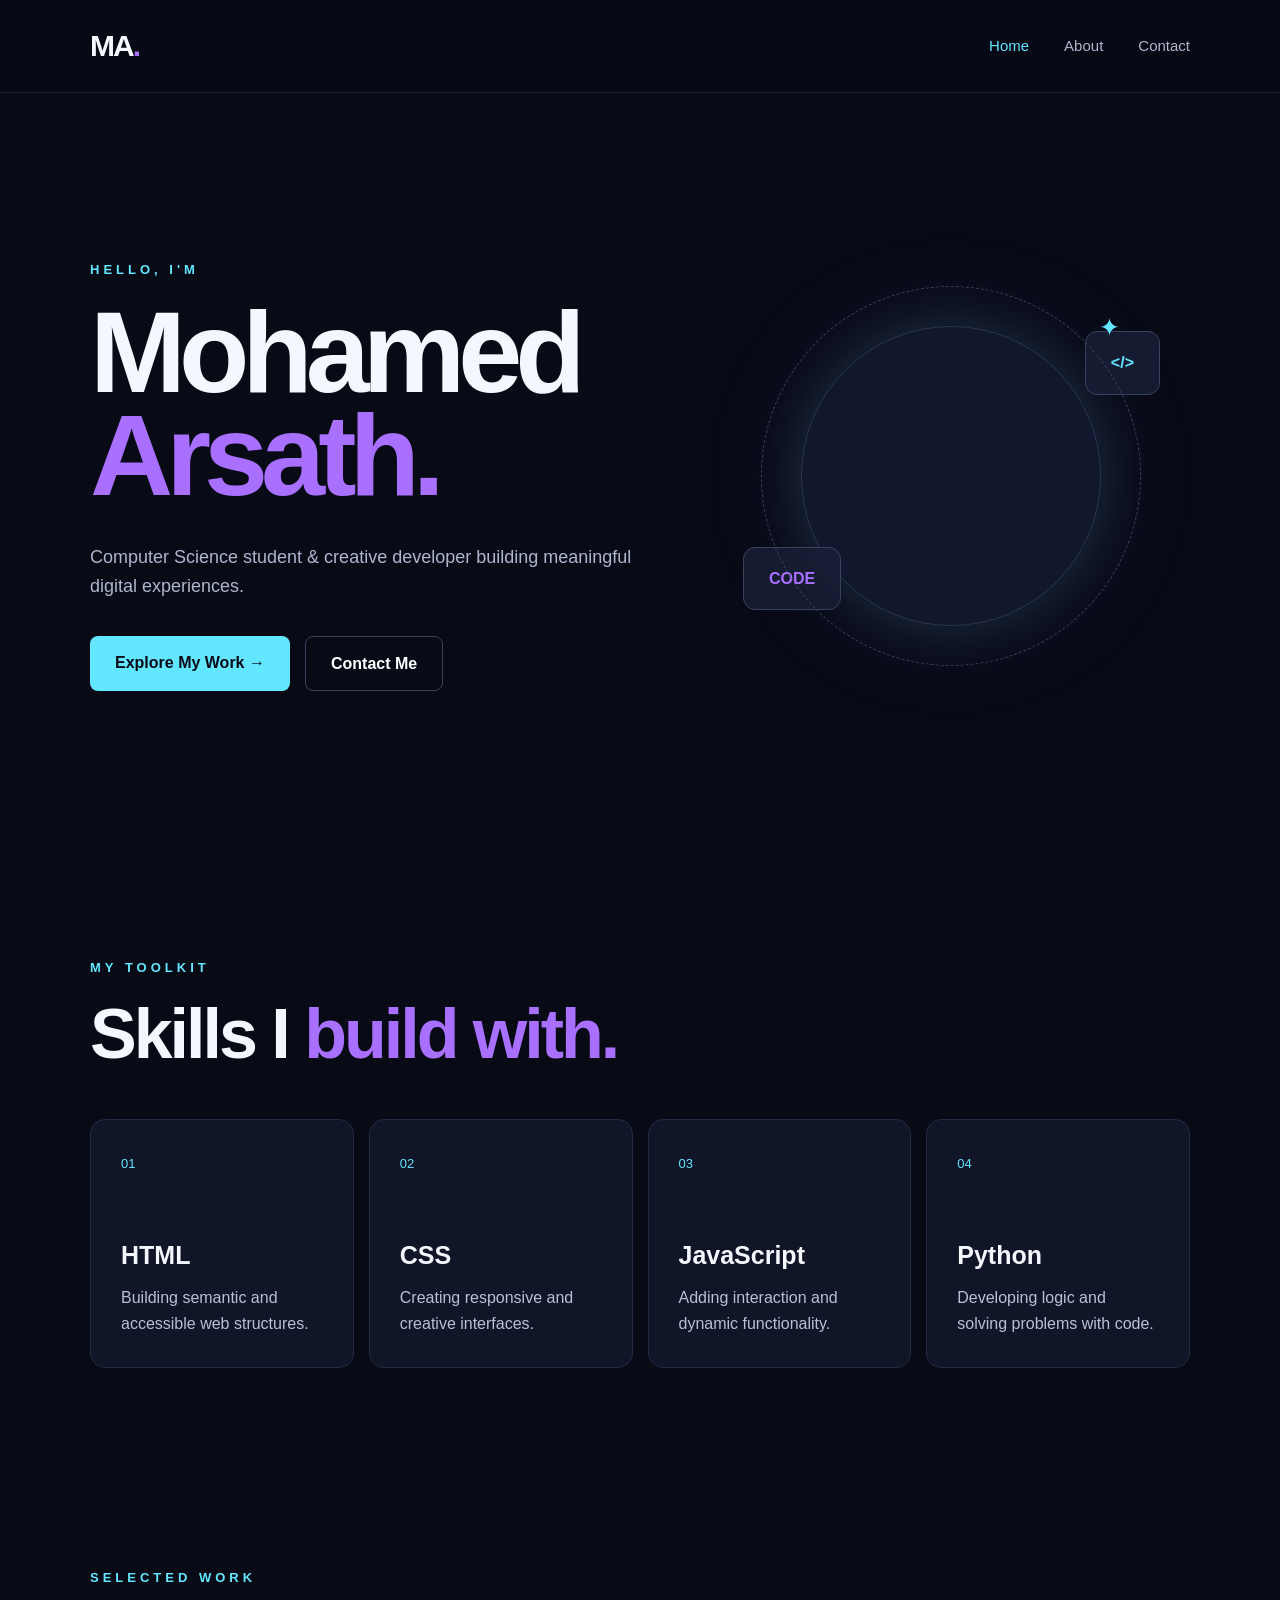
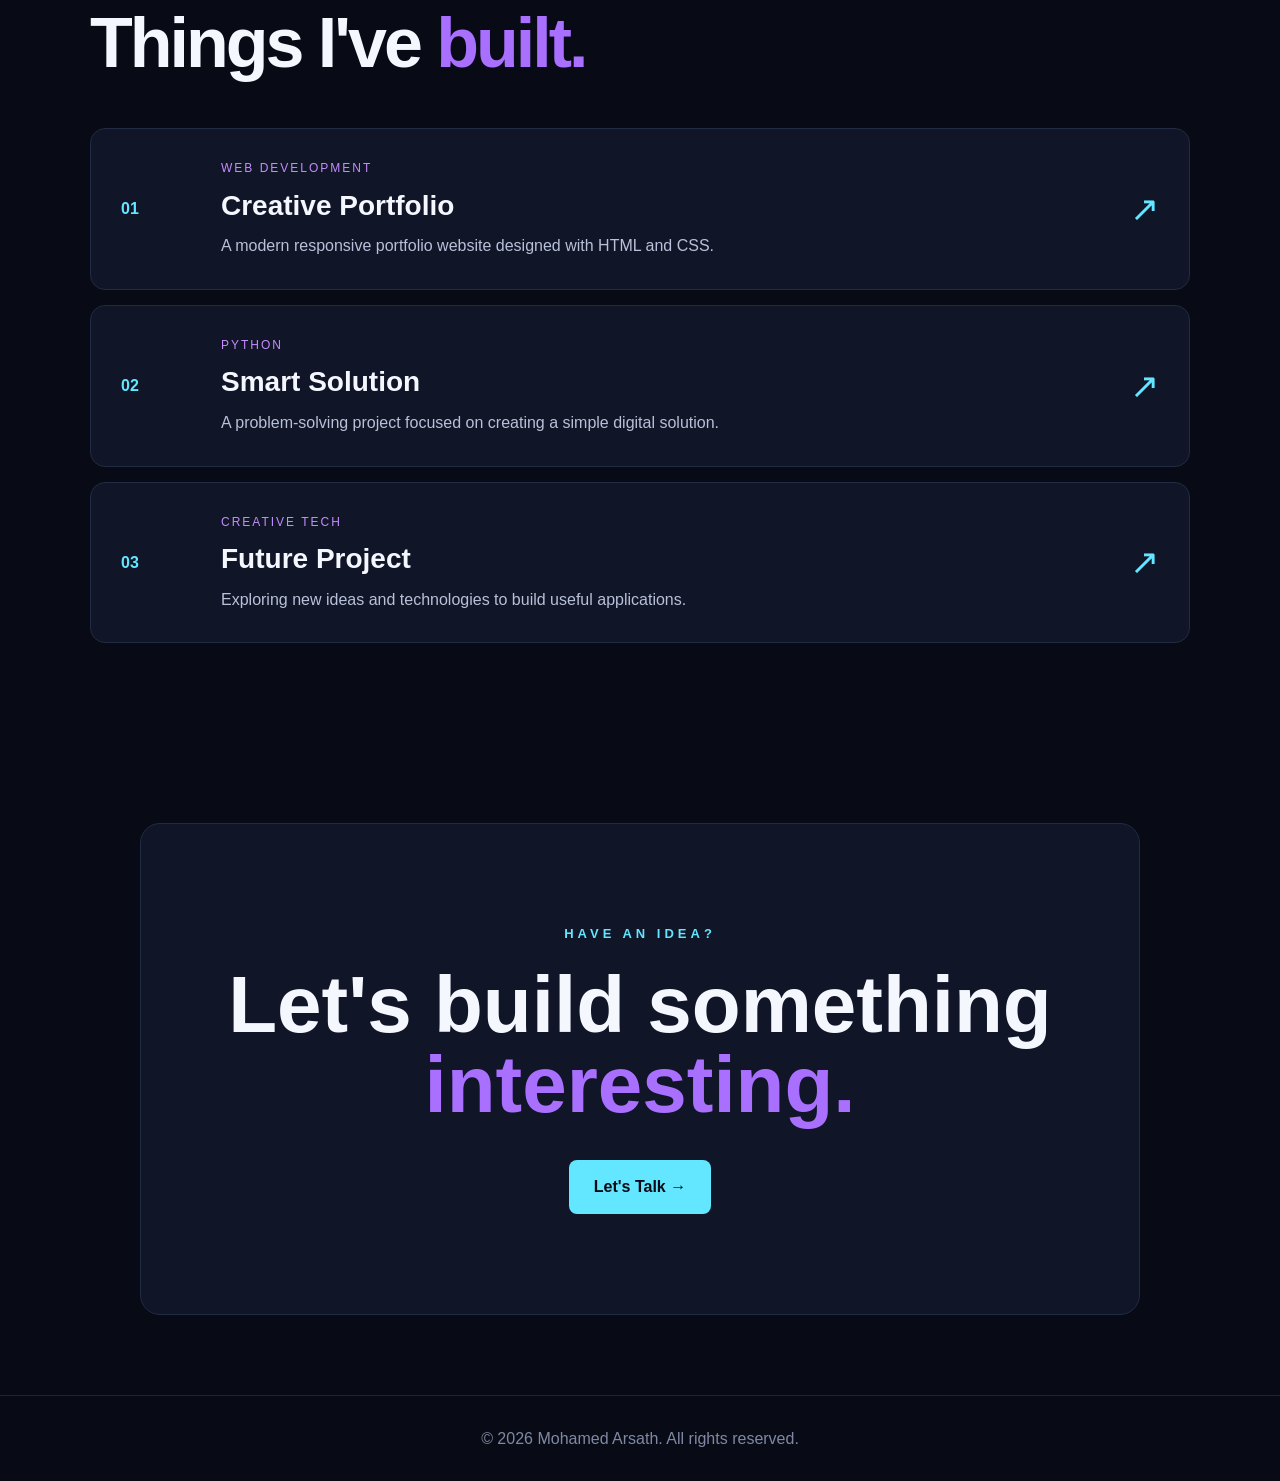
<file: index.html>
<!DOCTYPE html>
<html lang="en">

<head>
    <meta charset="UTF-8">

    <meta name="viewport" content="width=device-width, initial-scale=1.0">

    <meta name="description"
        content="Mohamed Arsath - Computer Science student and creative developer portfolio.">

    <meta name="author" content="Mohamed Arsath">

    <title>Mohamed Arsath | Creative Developer</title>

    <link rel="stylesheet" href="style.css">
</head>

<body>

    <header class="site-header">

        <nav class="navbar" aria-label="Main navigation">

            <a href="index.html" class="logo" aria-label="Mohamed Arsath Home">
                MA<span>.</span>
            </a>

            <ul class="nav-links">
                <li><a href="index.html" aria-current="page">Home</a></li>
                <li><a href="about.html">About</a></li>
                <li><a href="contact.html">Contact</a></li>
            </ul>

        </nav>

    </header>


    <main>

        <!-- Hero Section -->

        <section class="hero" aria-labelledby="hero-title">

            <div class="hero-content">

                <p class="eyebrow">HELLO, I'M</p>

                <h1 id="hero-title">
                    Mohamed<br>
                    <span>Arsath.</span>
                </h1>

                <p class="hero-description">
                    Computer Science student & creative developer
                    building meaningful digital experiences.
                </p>

                <div class="hero-buttons">

                    <a href="#projects" class="btn btn-primary">
                        Explore My Work →
                    </a>

                    <a href="contact.html" class="btn btn-outline">
                        Contact Me
                    </a>

                </div>

            </div>


            <div class="hero-visual" aria-hidden="true">

                <div class="glow-circle"></div>

                <div class="floating-card card-one">
                    &lt;/&gt;
                </div>

                <div class="floating-card card-two">
                    CODE
                </div>

                <div class="orbit">
                    <span>✦</span>
                </div>

            </div>

        </section>


        <!-- Skills Section -->

        <section class="section" aria-labelledby="skills-title">

            <div class="section-heading">

                <p class="eyebrow">MY TOOLKIT</p>

                <h2 id="skills-title">
                    Skills I <span>build with.</span>
                </h2>

            </div>


            <div class="skills-grid">

                <article class="skill-card">
                    <span class="skill-number">01</span>
                    <h3>HTML</h3>
                    <p>Building semantic and accessible web structures.</p>
                </article>

                <article class="skill-card">
                    <span class="skill-number">02</span>
                    <h3>CSS</h3>
                    <p>Creating responsive and creative interfaces.</p>
                </article>

                <article class="skill-card">
                    <span class="skill-number">03</span>
                    <h3>JavaScript</h3>
                    <p>Adding interaction and dynamic functionality.</p>
                </article>

                <article class="skill-card">
                    <span class="skill-number">04</span>
                    <h3>Python</h3>
                    <p>Developing logic and solving problems with code.</p>
                </article>

            </div>

        </section>


        <!-- Projects Section -->

        <section class="section projects-section"
            id="projects"
            aria-labelledby="projects-title">

            <div class="section-heading">

                <p class="eyebrow">SELECTED WORK</p>

                <h2 id="projects-title">
                    Things I've <span>built.</span>
                </h2>

            </div>


            <div class="project-list">

                <article class="project-card">

                    <div class="project-number">
                        01
                    </div>

                    <div class="project-content">

                        <p>WEB DEVELOPMENT</p>

                        <h3>Creative Portfolio</h3>

                        <span>
                            A modern responsive portfolio website
                            designed with HTML and CSS.
                        </span>

                    </div>

                    <div class="project-arrow">
                        ↗
                    </div>

                </article>


                <article class="project-card">

                    <div class="project-number">
                        02
                    </div>

                    <div class="project-content">

                        <p>PYTHON</p>

                        <h3>Smart Solution</h3>

                        <span>
                            A problem-solving project focused on
                            creating a simple digital solution.
                        </span>

                    </div>

                    <div class="project-arrow">
                        ↗
                    </div>

                </article>


                <article class="project-card">

                    <div class="project-number">
                        03
                    </div>

                    <div class="project-content">

                        <p>CREATIVE TECH</p>

                        <h3>Future Project</h3>

                        <span>
                            Exploring new ideas and technologies
                            to build useful applications.
                        </span>

                    </div>

                    <div class="project-arrow">
                        ↗
                    </div>

                </article>

            </div>

        </section>


        <!-- Call To Action -->

        <section class="cta" aria-labelledby="cta-title">

            <p class="eyebrow">HAVE AN IDEA?</p>

            <h2 id="cta-title">
                Let's build something<br>
                <span>interesting.</span>
            </h2>

            <a href="contact.html" class="btn btn-primary">
                Let's Talk →
            </a>

        </section>

    </main>


    <footer class="site-footer">

        <p>
            © 2026 Mohamed Arsath. All rights reserved.
        </p>

    </footer>

</body>

</html>
</file>
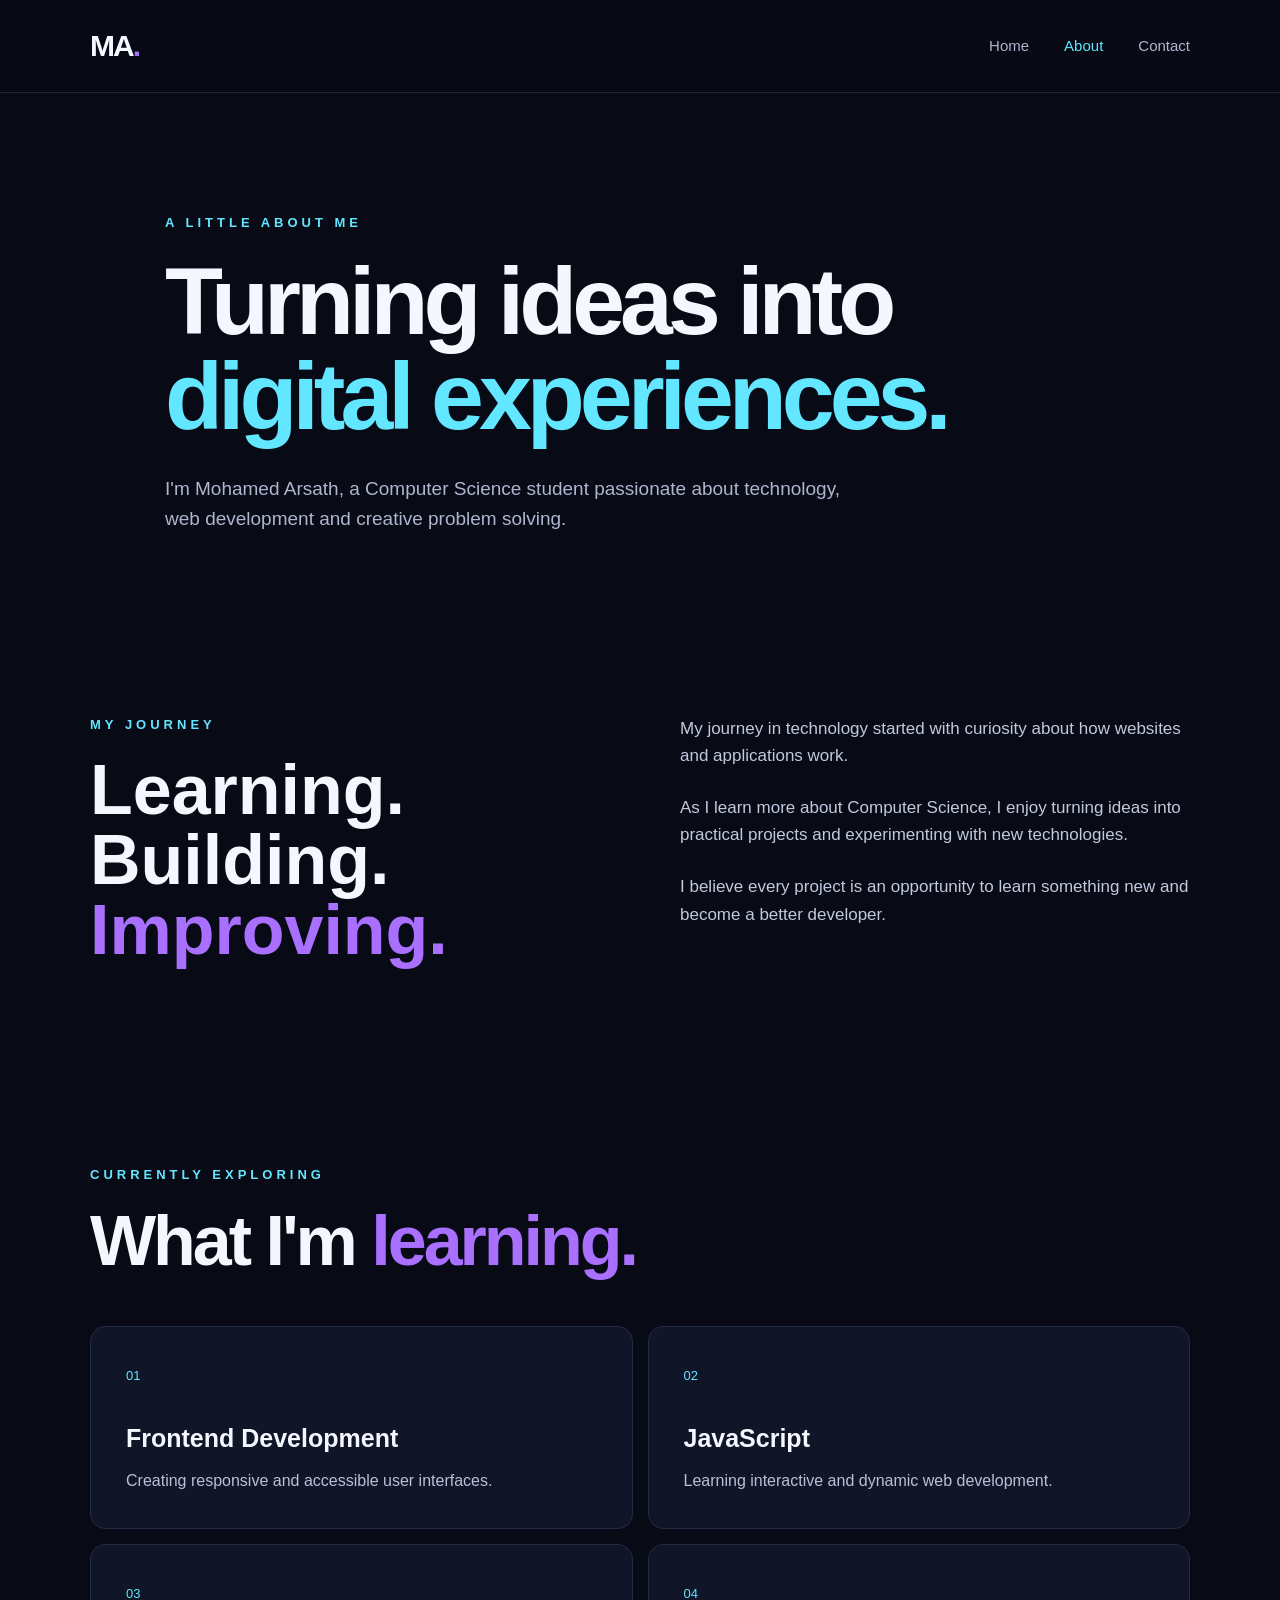
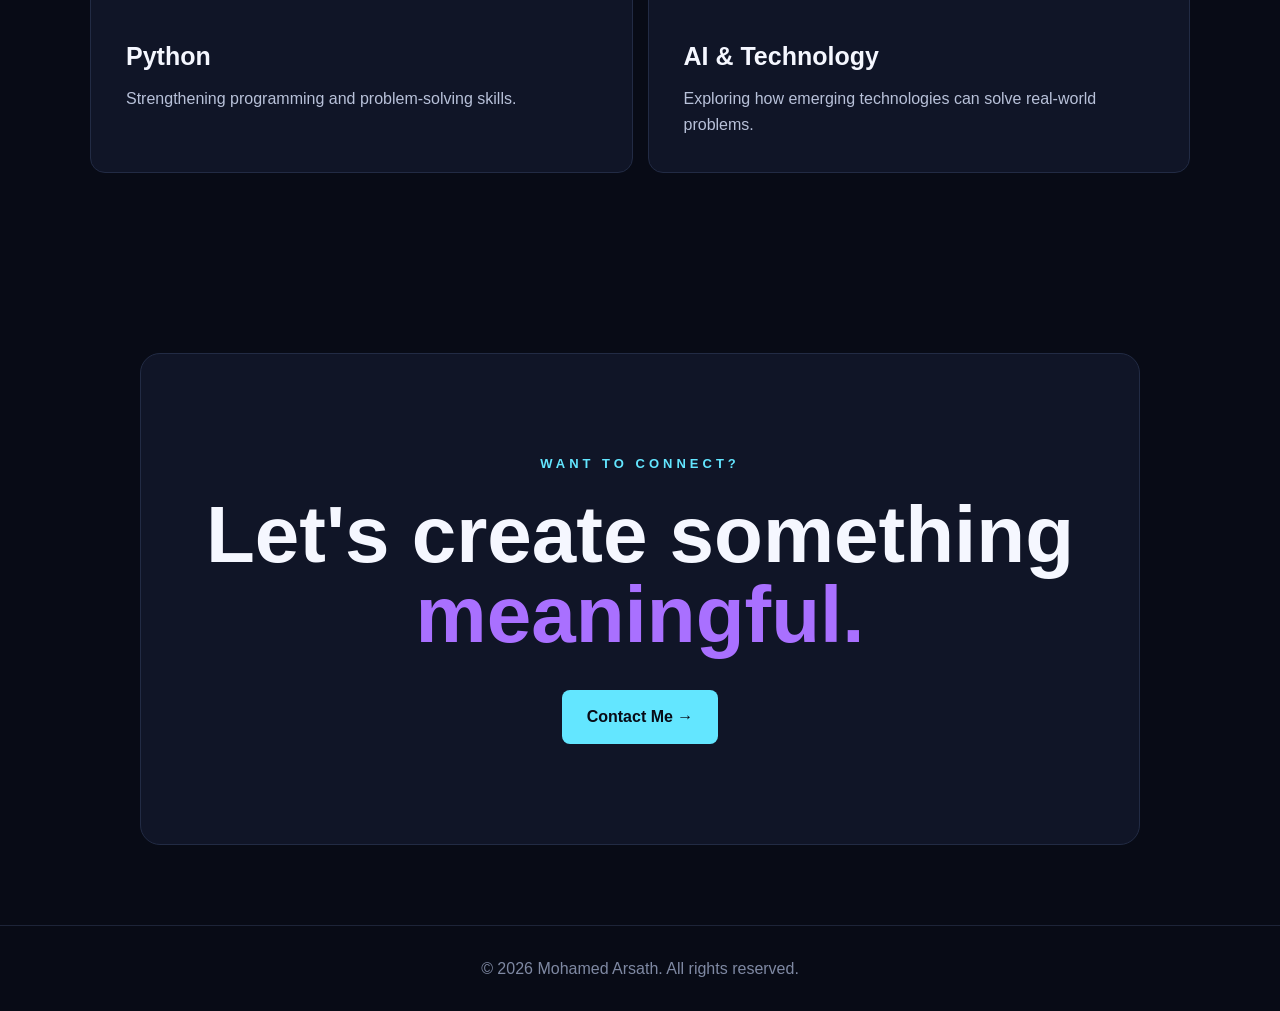
<file: about.html>
<!DOCTYPE html>
<html lang="en">

<head>

    <meta charset="UTF-8">

    <meta name="viewport"
        content="width=device-width, initial-scale=1.0">

    <meta name="description"
        content="Learn about Mohamed Arsath, his journey, interests and technical skills.">

    <meta name="author"
        content="Mohamed Arsath">

    <title>About | Mohamed Arsath</title>

    <link rel="stylesheet" href="style.css">

</head>

<body>

    <header class="site-header">

        <nav class="navbar"
            aria-label="Main navigation">

            <a href="index.html"
                class="logo"
                aria-label="Mohamed Arsath Home">
                MA<span>.</span>
            </a>

            <ul class="nav-links">

                <li>
                    <a href="index.html">
                        Home
                    </a>
                </li>

                <li>
                    <a href="about.html"
                        aria-current="page">
                        About
                    </a>
                </li>

                <li>
                    <a href="contact.html">
                        Contact
                    </a>
                </li>

            </ul>

        </nav>

    </header>


    <main>

        <section class="page-hero"
            aria-labelledby="about-title">

            <p class="eyebrow">
                A LITTLE ABOUT ME
            </p>

            <h1 id="about-title">
                Turning ideas into
                <span>digital experiences.</span>
            </h1>

            <p>
                I'm Mohamed Arsath, a Computer Science student
                passionate about technology, web development
                and creative problem solving.
            </p>

        </section>


        <section class="section"
            aria-labelledby="journey-title">

            <div class="about-grid">

                <div>

                    <p class="eyebrow">
                        MY JOURNEY
                    </p>

                    <h2 id="journey-title">
                        Learning.<br>
                        Building.<br>
                        <span>Improving.</span>
                    </h2>

                </div>


                <div class="about-text">

                    <p>
                        My journey in technology started with
                        curiosity about how websites and
                        applications work.
                    </p>

                    <p>
                        As I learn more about Computer Science,
                        I enjoy turning ideas into practical
                        projects and experimenting with new
                        technologies.
                    </p>

                    <p>
                        I believe every project is an opportunity
                        to learn something new and become a better
                        developer.
                    </p>

                </div>

            </div>

        </section>


        <section class="section"
            aria-labelledby="exploring-title">

            <div class="section-heading">

                <p class="eyebrow">
                    CURRENTLY EXPLORING
                </p>

                <h2 id="exploring-title">
                    What I'm <span>learning.</span>
                </h2>

            </div>


            <div class="explore-grid">

                <article class="explore-card">
                    <span>01</span>
                    <h3>Frontend Development</h3>
                    <p>
                        Creating responsive and accessible
                        user interfaces.
                    </p>
                </article>


                <article class="explore-card">
                    <span>02</span>
                    <h3>JavaScript</h3>
                    <p>
                        Learning interactive and dynamic
                        web development.
                    </p>
                </article>


                <article class="explore-card">
                    <span>03</span>
                    <h3>Python</h3>
                    <p>
                        Strengthening programming and
                        problem-solving skills.
                    </p>
                </article>


                <article class="explore-card">
                    <span>04</span>
                    <h3>AI & Technology</h3>
                    <p>
                        Exploring how emerging technologies
                        can solve real-world problems.
                    </p>
                </article>

            </div>

        </section>


        <section class="cta"
            aria-labelledby="about-cta">

            <p class="eyebrow">
                WANT TO CONNECT?
            </p>

            <h2 id="about-cta">
                Let's create something
                <span>meaningful.</span>
            </h2>

            <a href="contact.html"
                class="btn btn-primary">
                Contact Me →
            </a>

        </section>

    </main>


    <footer class="site-footer">

        <p>
            © 2026 Mohamed Arsath. All rights reserved.
        </p>

    </footer>

</body>

</html>
</file>
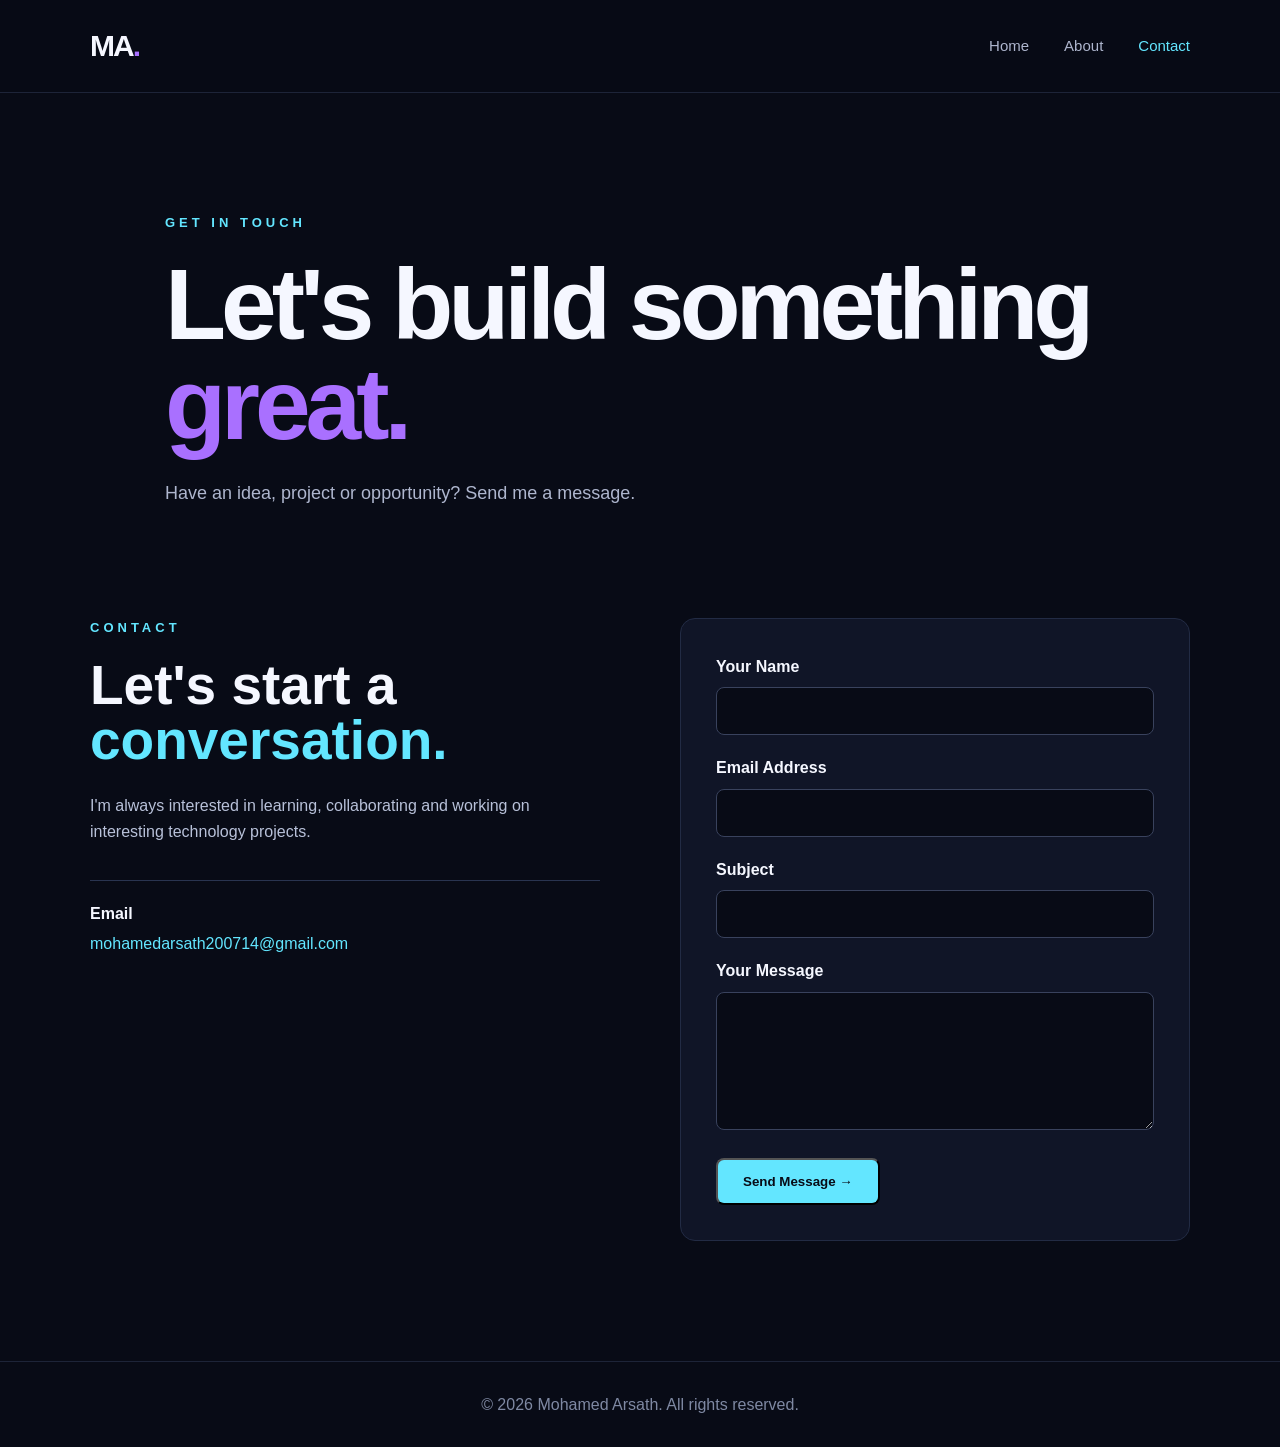
<file: contact.html>
<!DOCTYPE html>
<html lang="en">

<head>

    <meta charset="UTF-8">

    <meta name="viewport"
        content="width=device-width, initial-scale=1.0">

    <meta name="description"
        content="Contact Mohamed Arsath for projects, collaboration and opportunities.">

    <meta name="author"
        content="Mohamed Arsath">

    <title>Contact | Mohamed Arsath</title>

    <link rel="stylesheet" href="style.css">

</head>

<body>

    <header class="site-header">

        <nav class="navbar"
            aria-label="Main navigation">

            <a href="index.html"
                class="logo"
                aria-label="Mohamed Arsath Home">
                MA<span>.</span>
            </a>

            <ul class="nav-links">

                <li>
                    <a href="index.html">
                        Home
                    </a>
                </li>

                <li>
                    <a href="about.html">
                        About
                    </a>
                </li>

                <li>
                    <a href="contact.html"
                        aria-current="page">
                        Contact
                    </a>
                </li>

            </ul>

        </nav>

    </header>


    <main>

        <section class="contact-hero"
            aria-labelledby="contact-title">

            <p class="eyebrow">
                GET IN TOUCH
            </p>

            <h1 id="contact-title">
                Let's build something
                <span>great.</span>
            </h1>

            <p>
                Have an idea, project or opportunity?
                Send me a message.
            </p>

        </section>


        <section class="contact-section">

            <div class="contact-info">

                <p class="eyebrow">
                    CONTACT
                </p>

                <h2>
                    Let's start a
                    <span>conversation.</span>
                </h2>

                <p>
                    I'm always interested in learning,
                    collaborating and working on interesting
                    technology projects.
                </p>

                <div class="contact-detail">

                    <strong>Email</strong>

                    <a href="mailto:mohamedarsath200714@gmail.com">
                        mohamedarsath200714@gmail.com
                    </a>

                </div>

            </div>


            <div class="contact-form-container">

                <form
                    id="contactForm"
                    class="contact-form"
                    action="#"
                    method="post"
                    aria-label="Contact form">

                    <div class="form-group">

                        <label for="name">
                            Your Name
                        </label>

                        <input
                            type="text"
                            id="name"
                            name="name"
                            autocomplete="name"
                            required
                            aria-required="true">

                    </div>


                    <div class="form-group">

                        <label for="email">
                            Email Address
                        </label>

                        <input
                            type="email"
                            id="email"
                            name="email"
                            autocomplete="email"
                            required
                            aria-required="true">

                    </div>


                    <div class="form-group">

                        <label for="subject">
                            Subject
                        </label>

                        <input
                            type="text"
                            id="subject"
                            name="subject"
                            required
                            aria-required="true">

                    </div>


                    <div class="form-group">

                        <label for="message">
                            Your Message
                        </label>

                        <textarea
                            id="message"
                            name="message"
                            rows="6"
                            required
                            aria-required="true"></textarea>

                    </div>


                    <button
                        type="submit"
                        class="btn btn-primary">

                        Send Message →

                    </button>
                    <p  id="successMessage"
                        role="status"
                        aria-live="polite"
                        hidden>
                            ✓ Message sent successfully!
                            Thank you for contacting Mohamed Arsath.
                    </p>

                </form>

            </div>

        </section>

    </main>


    <footer class="site-footer">

        <p>
            © 2026 Mohamed Arsath. All rights reserved.
        </p>

    </footer>
    <script>
    const contactForm = document.getElementById("contactForm");
    const successMessage = document.getElementById("successMessage");

    contactForm.addEventListener("submit", function (event) {
        event.preventDefault();

        successMessage.hidden = false;

        contactForm.reset();
    });
</script>

</body>

</html>
</file>
<file: style.css>
/* ================================
   GLOBAL
================================ */

* {
    box-sizing: border-box;
    margin: 0;
    padding: 0;
}

html {
    scroll-behavior: smooth;
}

body {
    font-family: Arial, Helvetica, sans-serif;
    background: #080b16;
    color: #f5f7ff;
    line-height: 1.6;
}

a {
    color: inherit;
    text-decoration: none;
}

ul {
    list-style: none;
}

span {
    color: #63e6ff;
}


/* ================================
   HEADER
================================ */

.site-header {
    position: sticky;
    top: 0;
    z-index: 1000;
    background: rgba(8, 11, 22, 0.9);
    backdrop-filter: blur(15px);
    border-bottom: 1px solid #1d2438;
}

.navbar {
    max-width: 1150px;
    margin: auto;
    padding: 22px 25px;

    display: flex;
    align-items: center;
    justify-content: space-between;
}

.logo {
    font-size: 30px;
    font-weight: 800;
    letter-spacing: -2px;
}

.logo span {
    color: #a970ff;
}

.nav-links {
    display: flex;
    gap: 35px;
}

.nav-links a {
    color: #aeb6ce;
    font-size: 15px;
    transition: 0.3s;
}

.nav-links a:hover,
.nav-links a[aria-current="page"] {
    color: #63e6ff;
}


/* ================================
   HERO
================================ */

.hero {
    max-width: 1150px;
    min-height: 85vh;
    margin: auto;
    padding: 100px 25px;

    display: grid;
    grid-template-columns: 1.2fr 1fr;
    align-items: center;
    gap: 50px;
}

.eyebrow {
    color: #63e6ff;
    font-size: 13px;
    font-weight: 700;
    letter-spacing: 4px;
    margin-bottom: 20px;
}

.hero h1 {
    font-size: clamp(60px, 9vw, 120px);
    line-height: 0.9;
    letter-spacing: -7px;
    margin-bottom: 35px;
}

.hero h1 span {
    color: #a970ff;
}

.hero-description {
    max-width: 550px;
    color: #aeb6ce;
    font-size: 18px;
    margin-bottom: 35px;
}

.hero-buttons {
    display: flex;
    gap: 15px;
    flex-wrap: wrap;
}


/* ================================
   BUTTONS
================================ */

.btn {
    display: inline-block;
    padding: 14px 25px;
    border-radius: 8px;
    font-weight: 700;
    transition: 0.3s;
}

.btn-primary {
    background: #63e6ff;
    color: #080b16;
}

.btn-primary:hover {
    transform: translateY(-3px);
    box-shadow: 0 10px 30px rgba(99, 230, 255, 0.25);
}

.btn-outline {
    border: 1px solid #39425d;
    color: #ffffff;
}

.btn-outline:hover {
    border-color: #63e6ff;
    color: #63e6ff;
}


/* ================================
   HERO VISUAL
================================ */

.hero-visual {
    position: relative;
    min-height: 430px;

    display: flex;
    align-items: center;
    justify-content: center;
}

.glow-circle {
    width: 300px;
    height: 300px;
    border-radius: 50%;

    background: #11182d;
    border: 1px solid #293450;

    box-shadow:
        0 0 60px rgba(99, 230, 255, 0.15),
        0 0 120px rgba(169, 112, 255, 0.1);
}

.floating-card {
    position: absolute;

    padding: 18px 25px;

    background: rgba(25, 32, 55, 0.8);
    border: 1px solid #39425d;
    border-radius: 12px;

    backdrop-filter: blur(10px);

    font-weight: 800;
}

.card-one {
    top: 70px;
    right: 30px;
    color: #63e6ff;
}

.card-two {
    bottom: 80px;
    left: 30px;
    color: #a970ff;
}

.orbit {
    position: absolute;
    width: 380px;
    height: 380px;
    border: 1px dashed #39425d;
    border-radius: 50%;
}

.orbit span {
    position: absolute;
    right: 20px;
    top: 20px;
    font-size: 25px;
}


/* ================================
   SECTIONS
================================ */

.section {
    max-width: 1150px;
    margin: auto;
    padding: 100px 25px;
}

.section-heading {
    margin-bottom: 50px;
}

.section-heading h2 {
    font-size: clamp(40px, 6vw, 70px);
    line-height: 1;
    letter-spacing: -3px;
}

.section-heading h2 span {
    color: #a970ff;
}


/* ================================
   SKILLS
================================ */

.skills-grid {
    display: grid;
    grid-template-columns: repeat(4, 1fr);
    gap: 15px;
}

.skill-card {
    padding: 30px;
    min-height: 220px;

    background: #101527;
    border: 1px solid #222b44;
    border-radius: 15px;

    transition: 0.3s;
}

.skill-card:hover {
    transform: translateY(-8px);
    border-color: #63e6ff;
}

.skill-number {
    color: #63e6ff;
    font-size: 13px;
}

.skill-card h3 {
    margin-top: 60px;
    margin-bottom: 10px;
    font-size: 25px;
}

.skill-card p {
    color: #b8c1d9;
}


/* ================================
   PROJECTS
================================ */

.project-list {
    display: flex;
    flex-direction: column;
    gap: 15px;
}

.project-card {
    display: grid;
    grid-template-columns: 100px 1fr 80px;
    align-items: center;

    padding: 30px;

    background: #101527;
    border: 1px solid #222b44;
    border-radius: 15px;

    transition: 0.3s;
}

.project-card:hover {
    transform: translateX(8px);
    border-color: #a970ff;
}

.project-number {
    color: #63e6ff;
    font-weight: 800;
}

.project-content p {
    color:  #c58cff;
    font-size: 12px;
    letter-spacing: 2px;
    margin-bottom: 5px;
}

.project-content h3 {
    font-size: 28px;
    margin-bottom: 5px;
}

.project-content span {
    color:  #b8c1d9;
}

.project-arrow {
    font-size: 35px;
    text-align: right;
    color: #63e6ff;
}


/* ================================
   CTA
================================ */

.cta {
    max-width: 1000px;
    margin: 80px auto;
    padding: 100px 30px;

    text-align: center;

    background: #101527;
    border: 1px solid #222b44;
    border-radius: 20px;
}

.cta h2 {
    font-size: clamp(45px, 7vw, 80px);
    line-height: 1;
    margin-bottom: 35px;
}

.cta h2 span {
    color: #a970ff;
}


/* ================================
   ABOUT PAGE
================================ */

.page-hero {
    max-width: 1000px;
    margin: auto;
    padding: 120px 25px 80px;
}

.page-hero h1 {
    font-size: clamp(50px, 8vw, 95px);
    line-height: 1;
    letter-spacing: -5px;
    margin-bottom: 30px;
}

.page-hero p:last-child {
    max-width: 700px;
    color: #aeb6ce;
    font-size: 19px;
}

.about-grid {
    display: grid;
    grid-template-columns: 1fr 1fr;
    gap: 80px;
}

.about-grid h2 {
    font-size: clamp(45px, 6vw, 70px);
    line-height: 1;
}

.about-grid h2 span {
    color: #a970ff;
}

.about-text {
    color:  #c1c9dd;
    font-size: 17px;
}

.about-text p {
    margin-bottom: 25px;
}

.explore-grid {
    display: grid;
    grid-template-columns: repeat(2, 1fr);
    gap: 15px;
}

.explore-card {
    padding: 35px;
    background: #101527;
    border: 1px solid #222b44;
    border-radius: 15px;
    transition: 0.3s;
}

.explore-card:hover {
    border-color: #63e6ff;
    transform: translateY(-5px);
}

.explore-card span {
    font-size: 13px;
}

.explore-card h3 {
    margin: 30px 0 10px;
    font-size: 25px;
}

.explore-card p {
    color:  #b8c1d9;
}


/* ================================
   CONTACT
================================ */

.contact-hero {
    max-width: 1000px;
    margin: auto;
    padding: 120px 25px 60px;
}

.contact-hero h1 {
    font-size: clamp(55px, 8vw, 100px);
    line-height: 1;
    letter-spacing: -5px;
    margin-bottom: 25px;
}

.contact-hero h1 span {
    color: #a970ff;
}

.contact-hero p:last-child {
    color: #aeb6ce;
    font-size: 18px;
}

.contact-section {
    max-width: 1150px;
    margin: auto;
    padding: 50px 25px 120px;

    display: grid;
    grid-template-columns: 1fr 1fr;
    gap: 80px;
}

.contact-info h2 {
    font-size: 55px;
    line-height: 1;
    margin-bottom: 25px;
}

.contact-info h2 span {
    color: #63e6ff;
}

.contact-info > p:not(.eyebrow) {
    color:#b8c1d9;
    margin-bottom: 35px;
}

.contact-detail {
    border-top: 1px solid #293450;
    padding-top: 20px;
}

.contact-detail strong {
    display: block;
    margin-bottom: 5px;
}

.contact-detail a {
    color: #63e6ff;
}


/* ================================
   FORM
================================ */

.contact-form-container {
    background: #101527;
    padding: 35px;
    border: 1px solid #222b44;
    border-radius: 15px;
}

.form-group {
    margin-bottom: 20px;
}

.form-group label {
    display: block;
    margin-bottom: 8px;
    font-weight: 700;
}

.form-group input,
.form-group textarea {
    width: 100%;
    padding: 14px;

    background: #080b16;
    color: white;

    border: 1px solid #39425d;
    border-radius: 8px;

    font-size: 16px;
    font-family: inherit;
}

.form-group textarea {
    resize: vertical;
}

.form-group input:focus,
.form-group textarea:focus {
    outline: 3px solid #63e6ff;
    outline-offset: 2px;
    border-color: #63e6ff;
}


/* ================================
   FOOTER
================================ */

.site-footer {
    border-top: 1px solid #1d2438;
    padding: 30px 25px;
    text-align: center;
    color: #7f89a3;
}


/* ================================
   KEYBOARD ACCESSIBILITY
================================ */

a:focus-visible,
button:focus-visible {
    outline: 3px solid #63e6ff;
    outline-offset: 4px;
}


/* ================================
   RESPONSIVE
================================ */

@media (max-width: 800px) {

    .hero {
        grid-template-columns: 1fr;
        padding-top: 70px;
    }

    .hero-visual {
        min-height: 300px;
    }

    .skills-grid {
        grid-template-columns: repeat(2, 1fr);
    }

    .about-grid,
    .contact-section {
        grid-template-columns: 1fr;
        gap: 40px;
    }

    .project-card {
        grid-template-columns: 60px 1fr 40px;
    }

}

@media (max-width: 550px) {

    .navbar {
        padding: 18px 15px;
    }

    .nav-links {
        gap: 15px;
    }

    .nav-links a {
        font-size: 13px;
    }

    .hero {
        padding: 70px 20px;
    }

    .hero h1 {
        font-size: 65px;
        letter-spacing: -4px;
    }

    .skills-grid,
    .explore-grid {
        grid-template-columns: 1fr;
    }

    .project-card {
        grid-template-columns: 1fr;
        gap: 15px;
    }

    .project-arrow {
        text-align: left;
    }

    .section {
        padding: 70px 20px;
    }

    .cta {
        margin: 50px 20px;
        padding: 70px 20px;
    }

}
</file>
